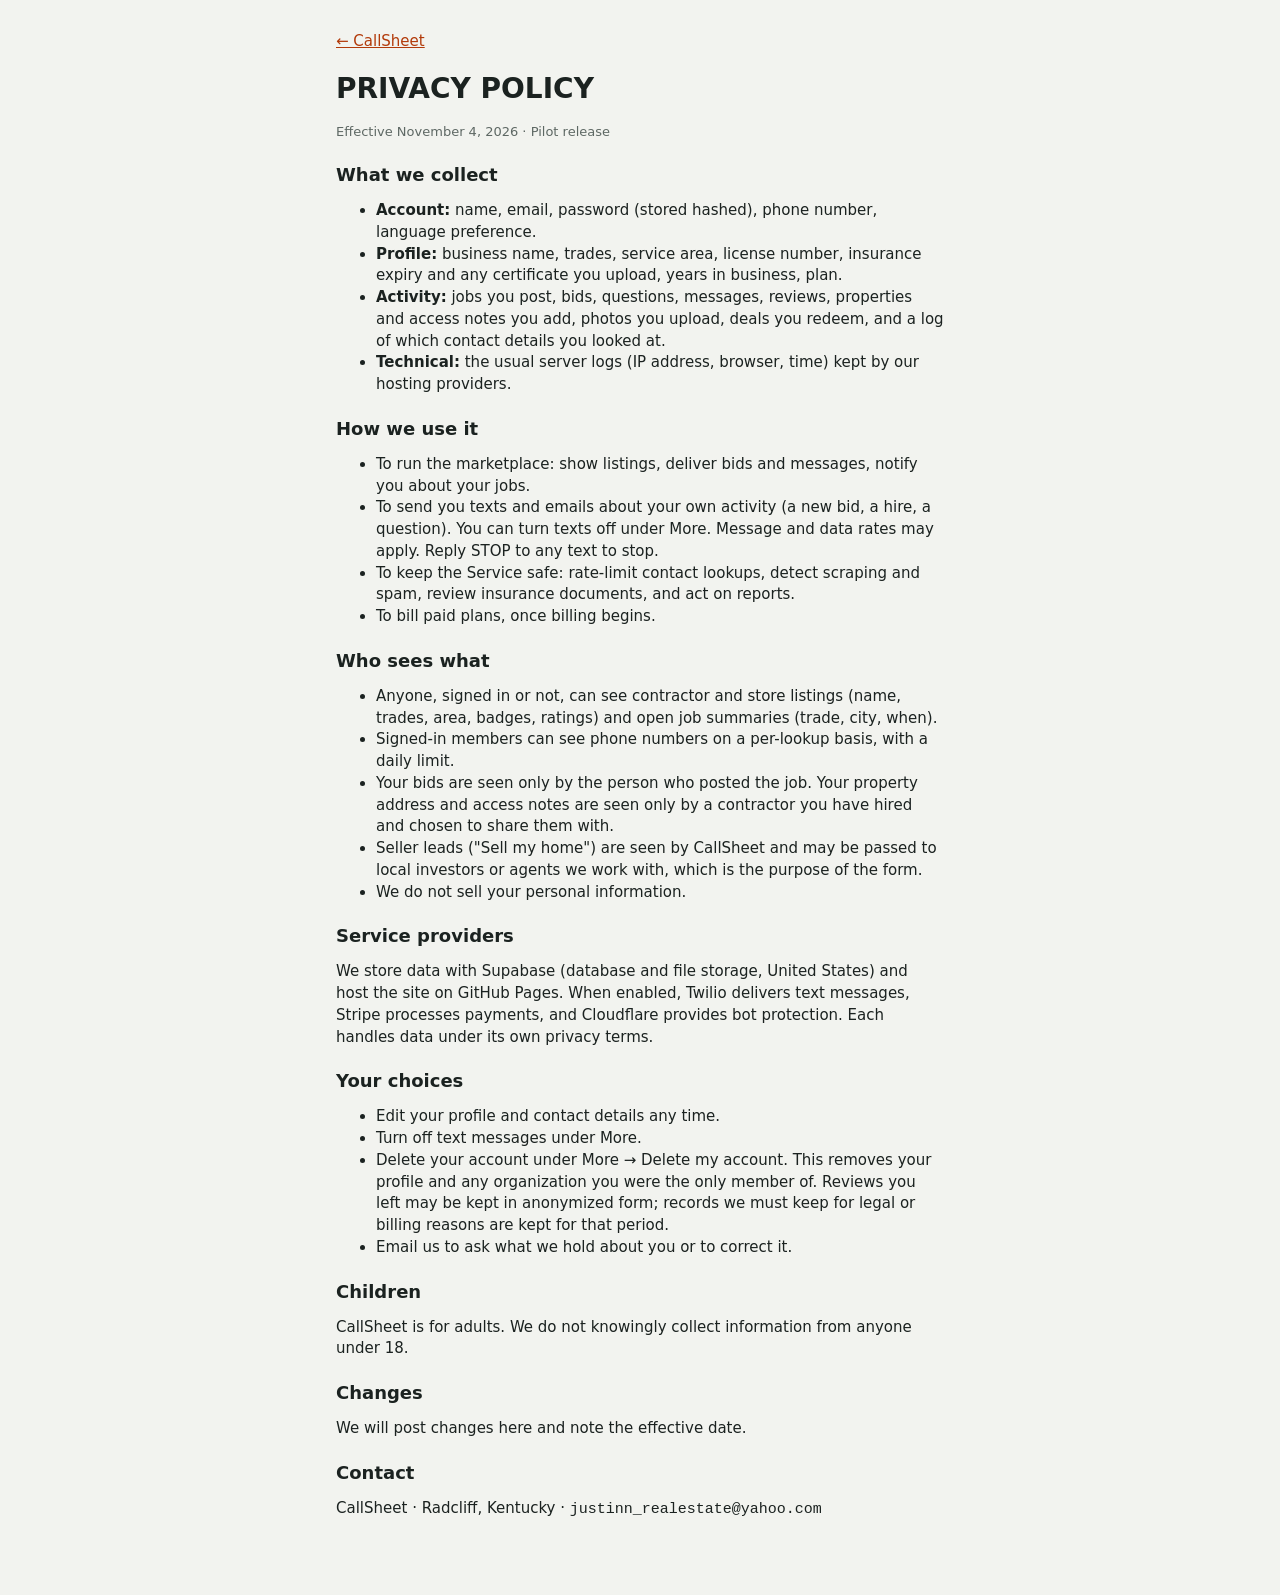
<file: privacy.html>
<!doctype html><html lang="en"><head><meta charset="utf-8"><meta name="viewport" content="width=device-width,initial-scale=1"><title>CallSheet Privacy Policy</title><link rel="stylesheet" href="app.css"><style>main{max-width:640px;margin:0 auto;padding:16px 16px 60px}h1{font:800 28px var(--f-display);font-stretch:80%;text-transform:uppercase}h2{font:800 18px var(--f-display);font-stretch:80%;margin:22px 0 6px}p,li{font-size:15px}a{color:var(--accent)}</style></head><body><main>
<p><a href="/">← CallSheet</a></p>
<h1>Privacy Policy</h1>
<p class="meta">Effective November 4, 2026 · Pilot release</p>
<h2>What we collect</h2>
<ul><li><strong>Account:</strong> name, email, password (stored hashed), phone number, language preference.</li>
<li><strong>Profile:</strong> business name, trades, service area, license number, insurance expiry and any certificate you upload, years in business, plan.</li>
<li><strong>Activity:</strong> jobs you post, bids, questions, messages, reviews, properties and access notes you add, photos you upload, deals you redeem, and a log of which contact details you looked at.</li>
<li><strong>Technical:</strong> the usual server logs (IP address, browser, time) kept by our hosting providers.</li></ul>
<h2>How we use it</h2>
<ul><li>To run the marketplace: show listings, deliver bids and messages, notify you about your jobs.</li>
<li>To send you texts and emails about your own activity (a new bid, a hire, a question). You can turn texts off under More. Message and data rates may apply. Reply STOP to any text to stop.</li>
<li>To keep the Service safe: rate-limit contact lookups, detect scraping and spam, review insurance documents, and act on reports.</li>
<li>To bill paid plans, once billing begins.</li></ul>
<h2>Who sees what</h2>
<ul><li>Anyone, signed in or not, can see contractor and store listings (name, trades, area, badges, ratings) and open job summaries (trade, city, when).</li>
<li>Signed-in members can see phone numbers on a per-lookup basis, with a daily limit.</li>
<li>Your bids are seen only by the person who posted the job. Your property address and access notes are seen only by a contractor you have hired and chosen to share them with.</li>
<li>Seller leads ("Sell my home") are seen by CallSheet and may be passed to local investors or agents we work with, which is the purpose of the form.</li>
<li>We do not sell your personal information.</li></ul>
<h2>Service providers</h2>
<p>We store data with Supabase (database and file storage, United States) and host the site on GitHub Pages. When enabled, Twilio delivers text messages, Stripe processes payments, and Cloudflare provides bot protection. Each handles data under its own privacy terms.</p>
<h2>Your choices</h2>
<ul><li>Edit your profile and contact details any time.</li>
<li>Turn off text messages under More.</li>
<li>Delete your account under More → Delete my account. This removes your profile and any organization you were the only member of. Reviews you left may be kept in anonymized form; records we must keep for legal or billing reasons are kept for that period.</li>
<li>Email us to ask what we hold about you or to correct it.</li></ul>
<h2>Children</h2>
<p>CallSheet is for adults. We do not knowingly collect information from anyone under 18.</p>
<h2>Changes</h2>
<p>We will post changes here and note the effective date.</p>
<h2>Contact</h2>
<p>CallSheet · Radcliff, Kentucky · <span class="mono">justinn_realestate@yahoo.com</span></p>
</main></body></html>
</file>
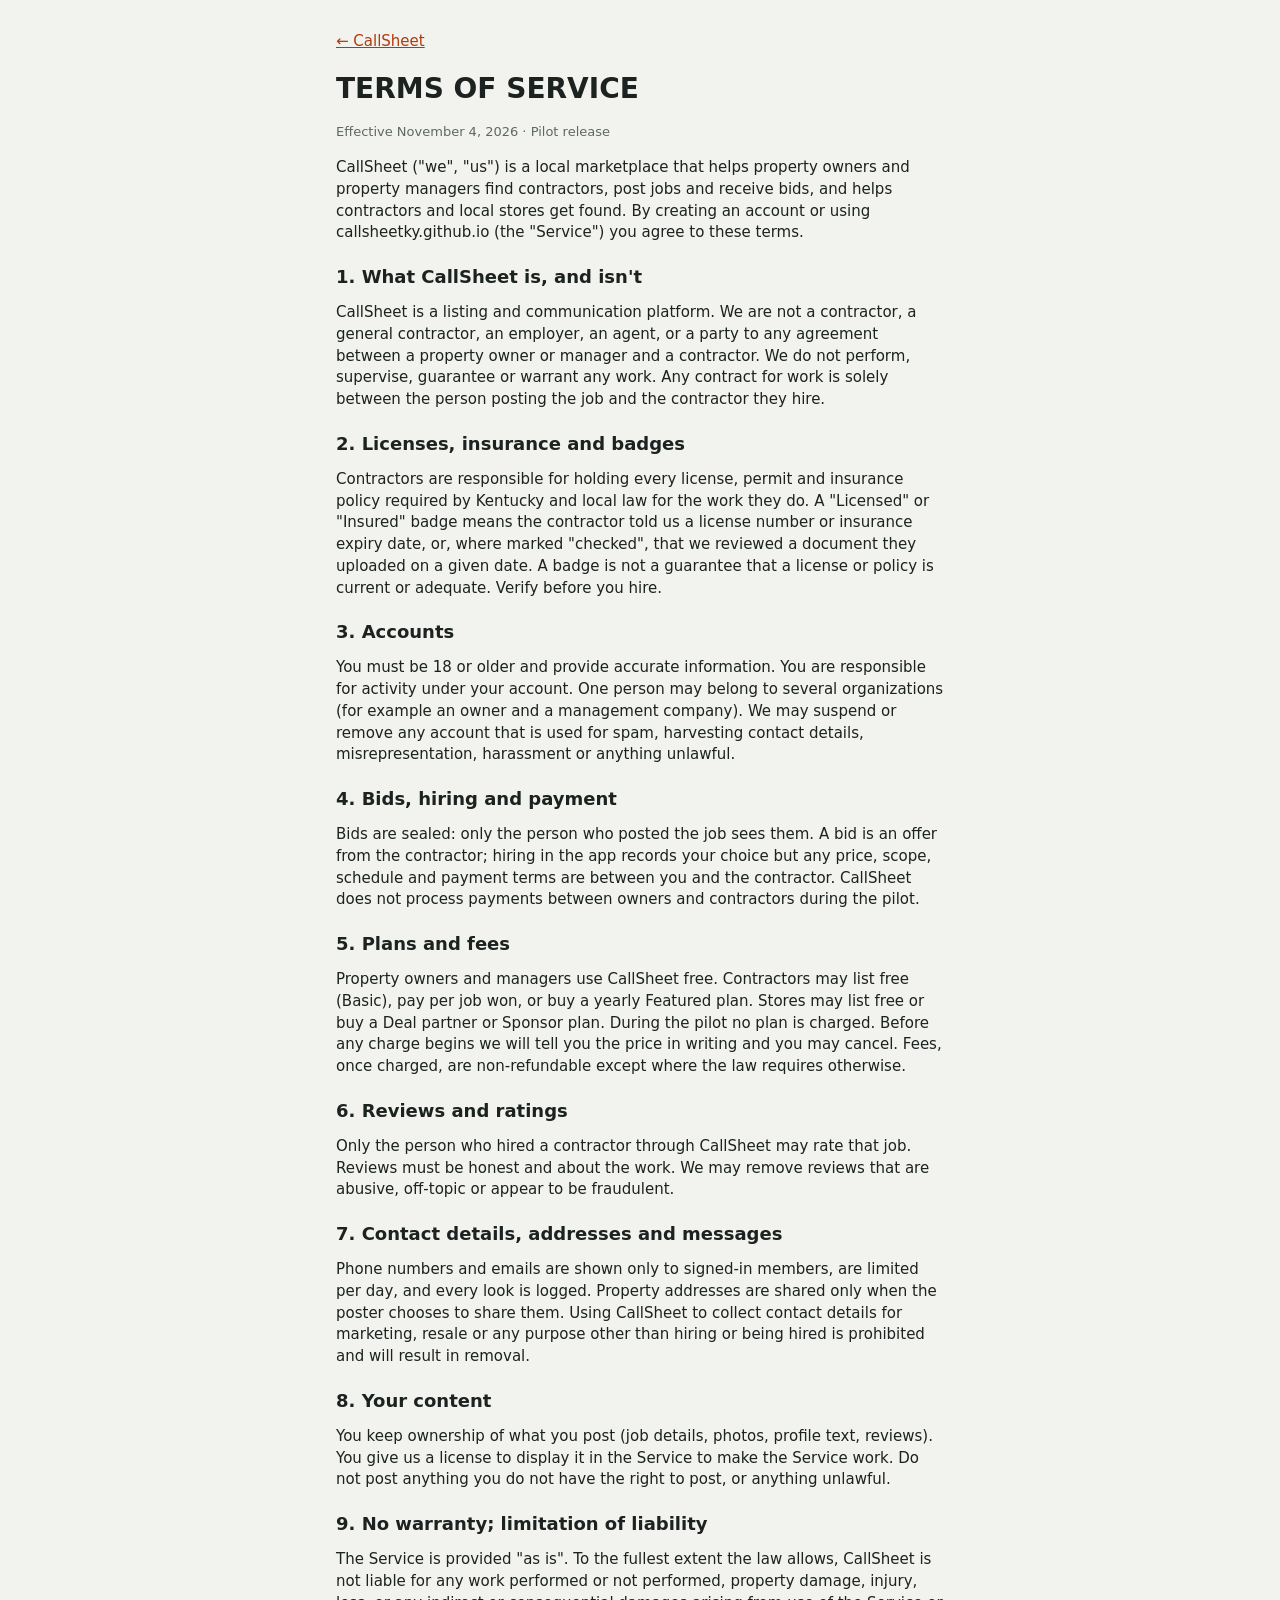
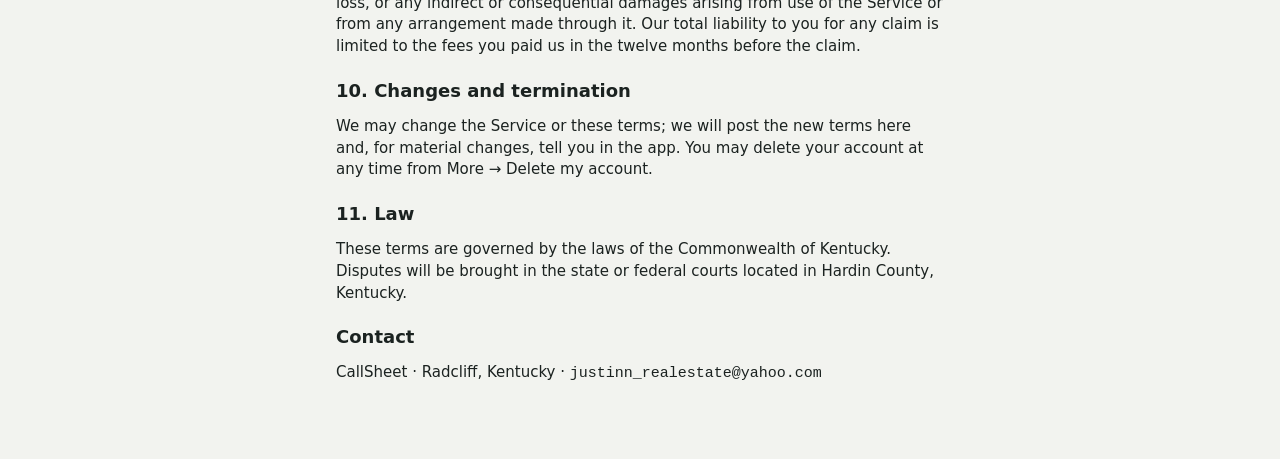
<file: terms.html>
<!doctype html><html lang="en"><head><meta charset="utf-8"><meta name="viewport" content="width=device-width,initial-scale=1"><title>CallSheet Terms of Service</title><link rel="stylesheet" href="app.css"><style>main{max-width:640px;margin:0 auto;padding:16px 16px 60px}h1{font:800 28px var(--f-display);font-stretch:80%;text-transform:uppercase}h2{font:800 18px var(--f-display);font-stretch:80%;margin:22px 0 6px}p,li{font-size:15px}a{color:var(--accent)}</style></head><body><main>
<p><a href="/">← CallSheet</a></p>
<h1>Terms of Service</h1>
<p class="meta">Effective November 4, 2026 · Pilot release</p>
<p>CallSheet ("we", "us") is a local marketplace that helps property owners and property managers find contractors, post jobs and receive bids, and helps contractors and local stores get found. By creating an account or using callsheetky.github.io (the "Service") you agree to these terms.</p>
<h2>1. What CallSheet is, and isn't</h2>
<p>CallSheet is a listing and communication platform. We are not a contractor, a general contractor, an employer, an agent, or a party to any agreement between a property owner or manager and a contractor. We do not perform, supervise, guarantee or warrant any work. Any contract for work is solely between the person posting the job and the contractor they hire.</p>
<h2>2. Licenses, insurance and badges</h2>
<p>Contractors are responsible for holding every license, permit and insurance policy required by Kentucky and local law for the work they do. A "Licensed" or "Insured" badge means the contractor told us a license number or insurance expiry date, or, where marked "checked", that we reviewed a document they uploaded on a given date. A badge is not a guarantee that a license or policy is current or adequate. Verify before you hire.</p>
<h2>3. Accounts</h2>
<p>You must be 18 or older and provide accurate information. You are responsible for activity under your account. One person may belong to several organizations (for example an owner and a management company). We may suspend or remove any account that is used for spam, harvesting contact details, misrepresentation, harassment or anything unlawful.</p>
<h2>4. Bids, hiring and payment</h2>
<p>Bids are sealed: only the person who posted the job sees them. A bid is an offer from the contractor; hiring in the app records your choice but any price, scope, schedule and payment terms are between you and the contractor. CallSheet does not process payments between owners and contractors during the pilot.</p>
<h2>5. Plans and fees</h2>
<p>Property owners and managers use CallSheet free. Contractors may list free (Basic), pay per job won, or buy a yearly Featured plan. Stores may list free or buy a Deal partner or Sponsor plan. During the pilot no plan is charged. Before any charge begins we will tell you the price in writing and you may cancel. Fees, once charged, are non-refundable except where the law requires otherwise.</p>
<h2>6. Reviews and ratings</h2>
<p>Only the person who hired a contractor through CallSheet may rate that job. Reviews must be honest and about the work. We may remove reviews that are abusive, off-topic or appear to be fraudulent.</p>
<h2>7. Contact details, addresses and messages</h2>
<p>Phone numbers and emails are shown only to signed-in members, are limited per day, and every look is logged. Property addresses are shared only when the poster chooses to share them. Using CallSheet to collect contact details for marketing, resale or any purpose other than hiring or being hired is prohibited and will result in removal.</p>
<h2>8. Your content</h2>
<p>You keep ownership of what you post (job details, photos, profile text, reviews). You give us a license to display it in the Service to make the Service work. Do not post anything you do not have the right to post, or anything unlawful.</p>
<h2>9. No warranty; limitation of liability</h2>
<p>The Service is provided "as is". To the fullest extent the law allows, CallSheet is not liable for any work performed or not performed, property damage, injury, loss, or any indirect or consequential damages arising from use of the Service or from any arrangement made through it. Our total liability to you for any claim is limited to the fees you paid us in the twelve months before the claim.</p>
<h2>10. Changes and termination</h2>
<p>We may change the Service or these terms; we will post the new terms here and, for material changes, tell you in the app. You may delete your account at any time from More → Delete my account.</p>
<h2>11. Law</h2>
<p>These terms are governed by the laws of the Commonwealth of Kentucky. Disputes will be brought in the state or federal courts located in Hardin County, Kentucky.</p>
<h2>Contact</h2>
<p>CallSheet · Radcliff, Kentucky · <span class="mono">justinn_realestate@yahoo.com</span></p>
</main></body></html>
</file>
<file: app.css>
:root{
  --bg:#F2F3EF; --surface:#FFFFFF; --ink:#1B2220; --muted:#5E6864; --line:#DCDFD8;
  --accent:#B23A0A; --accent-soft:#FBE7DC; --on-accent:#FFFFFF; --ok:#2F6B45; --ok-soft:#E1EFE5; --feat:#8A5A00; --feat-soft:#FBEFD2;
  --warn:#B42318; --warn-soft:#FDE6E3; --scrim:rgba(10,14,12,.5);
  --f-display:"Archivo",system-ui,sans-serif; --f-body:"Public Sans",system-ui,sans-serif; --f-mono:"IBM Plex Mono",ui-monospace,monospace;
  --r:10px; color-scheme:light;
}
@media (prefers-color-scheme:dark){:root{
  --bg:#141917; --surface:#1D2421; --ink:#ECEFEA; --muted:#A3ADA8; --line:#2E3733;
  --accent:#F08A4B; --accent-soft:#3A2418; --on-accent:#1B1F1D; --ok:#7FC79A; --ok-soft:#1C3326; --feat:#E8B54A; --feat-soft:#3A2E12;
  --warn:#FF8A7A; --warn-soft:#3B1C18; --scrim:rgba(0,0,0,.6); color-scheme:dark}}
*{box-sizing:border-box}
html,body{margin:0}
[hidden]{display:none!important}
body{background:var(--bg);color:var(--ink);font-family:var(--f-body);font-size:15px;line-height:1.45;padding-top:env(safe-area-inset-top,0px)}
img{max-width:100%}
.card,.sheet,.box,.tile,.empty,.qa,.quote,.title,.name,.sub,.meta{overflow-wrap:anywhere}
.app{max-width:640px;margin:0 auto;padding-left:max(16px,env(safe-area-inset-left,0px));padding-right:max(16px,env(safe-area-inset-right,0px));padding-block:0 110px}
header{position:sticky;top:env(safe-area-inset-top,0px);background:var(--bg);z-index:5;padding-block:12px 10px;display:flex;align-items:center;justify-content:space-between;gap:10px;flex-wrap:wrap;border-bottom:1px solid var(--line)}
.brand{font-family:var(--f-display);font-stretch:78%;font-weight:800;font-size:26px;letter-spacing:-.01em;margin:0;text-transform:uppercase}
.brand span{color:var(--accent)}
.help{width:36px;height:36px;border-radius:50%;border:1px solid var(--line);background:var(--surface);color:var(--muted);font:700 15px var(--f-display);cursor:pointer;position:relative}
.help .dot{position:absolute;top:-4px;right:-4px}
.roles{display:grid;gap:8px}
.roles button{text-align:left;display:grid;gap:2px;padding:12px 14px;border:1px solid var(--line);border-radius:var(--r);background:var(--surface);color:var(--ink);font:inherit;cursor:pointer}
.roles button strong{font:800 16px var(--f-display);font-stretch:80%}
.roles button span{font-size:13px;color:var(--muted)}
.geo{display:grid;grid-template-columns:repeat(3,minmax(0,1fr));gap:8px;margin-bottom:10px}
.geo select{min-width:0;width:100%;font-size:14px;padding:8px 6px}
@media (max-width:420px){.geo{grid-template-columns:1fr 1fr}.geo select:first-child{grid-column:1/-1}}
.next{border:2px solid var(--accent);background:var(--accent-soft);border-radius:var(--r);padding:12px 14px;display:grid;gap:4px}
.next .meta{color:var(--accent);font-weight:600;letter-spacing:.06em;text-transform:uppercase;font-size:11px}
.next strong{font:800 18px var(--f-display);font-stretch:80%}
details.fold{border-top:1px solid var(--line);padding-top:8px}
details.fold summary{cursor:pointer;font:600 12px var(--f-body);letter-spacing:.06em;text-transform:uppercase;color:var(--muted);list-style:none;display:flex;justify-content:space-between;align-items:center;min-height:36px}
details.fold summary::-webkit-details-marker{display:none}
details.fold summary::after{content:"+";font:700 16px var(--f-display);color:var(--muted)}
details.fold[open] summary::after{content:"–"}
details.fold>*:not(summary){margin-top:8px}
.needs{display:flex;gap:6px;flex-wrap:wrap;margin:0 0 10px}
.needs button{border:1px solid var(--accent);background:var(--accent-soft);color:var(--accent);font:600 13px var(--f-body);padding:7px 11px;border-radius:999px;cursor:pointer;min-height:36px}
.seg{display:flex;border:1px solid var(--line);border-radius:var(--r);overflow:hidden;background:var(--surface)}
.seg button{border:0;background:none;color:var(--muted);font:600 13px var(--f-body);padding:8px 11px;cursor:pointer;min-height:36px}
.seg button[aria-pressed="true"]{background:var(--ink);color:var(--bg)}
.seg.soft button[aria-pressed="true"]{background:var(--accent-soft);color:var(--accent)}
h2.view{font:800 24px var(--f-display);font-stretch:80%;text-transform:uppercase;margin:18px 0 4px}
.sub{color:var(--muted);font-size:14px;margin:0 0 12px;max-width:60ch}
.controls{display:grid;grid-template-columns:minmax(0,1fr);gap:10px;margin-bottom:6px}
.search{display:flex;gap:8px}
.search select{min-width:0;max-width:45%}
input,select,textarea{font:400 15px var(--f-body);padding:9px 10px;border:1px solid var(--line);border-radius:var(--r);background:var(--surface);color:var(--ink);max-width:100%}
.search input{flex:1;min-width:0}
.chips{display:flex;gap:6px;overflow-x:auto;padding-bottom:2px;scrollbar-width:none}
.chip{flex:none;border:1px solid var(--line);background:var(--surface);color:var(--ink);font:500 13px var(--f-body);padding:6px 12px;border-radius:999px;cursor:pointer;min-height:36px}
.chip[aria-pressed="true"]{background:var(--accent);border-color:var(--accent);color:var(--on-accent)}
.toggles{display:flex;gap:14px;flex-wrap:wrap;font-size:13px;color:var(--muted)}
.toggles label{display:flex;align-items:center;gap:6px;cursor:pointer;min-height:36px}
.count{font:600 12px var(--f-body);letter-spacing:.06em;text-transform:uppercase;color:var(--muted);margin:14px 0 8px}
.list{display:grid;gap:8px}
.card{background:var(--surface);border:1px solid var(--line);border-radius:var(--r);padding:12px 14px;text-align:left;font:inherit;color:inherit;width:100%;display:grid;gap:6px}
button.card{cursor:pointer}
.card.featured{border-color:var(--feat)}
.card.emerg{border-left:4px solid var(--warn)}
.row{display:grid;grid-template-columns:44px minmax(0,1fr) auto;gap:12px;align-items:center}
button:focus-visible,input:focus-visible,select:focus-visible,textarea:focus-visible,summary:focus-visible{outline:2px solid var(--accent);outline-offset:2px}
.mono{font-family:var(--f-mono)}
.avatar{width:44px;height:44px;border-radius:8px;background:var(--accent-soft);color:var(--accent);display:grid;place-items:center;font:800 16px var(--f-display);font-stretch:80%}
.name{font-weight:600;display:-webkit-box;-webkit-line-clamp:2;-webkit-box-orient:vertical;overflow:hidden}
.meta{font-size:13px;color:var(--muted)}
.badges{display:flex;gap:4px;flex-wrap:wrap}
.badge{font:600 11px var(--f-body);padding:2px 7px;border-radius:4px;background:var(--ok-soft);color:var(--ok);white-space:nowrap}
.badge.feat{background:var(--feat-soft);color:var(--feat)}
.badge.plain{background:var(--bg);color:var(--muted)}
.badge.warn{background:var(--warn-soft);color:var(--warn)}
.badge.acc{background:var(--accent-soft);color:var(--accent)}
.stat{text-align:right;font-variant-numeric:tabular-nums}
.stat b{display:block;font:800 20px var(--f-display);font-stretch:80%}
.stat small{font-size:11px;color:var(--muted);line-height:1.2;display:block;max-width:64px}
.top{display:flex;justify-content:space-between;gap:10px;align-items:baseline}
.title{font-weight:600;min-width:0}
.amt{font:800 17px var(--f-display);font-stretch:80%;white-space:nowrap;font-variant-numeric:tabular-nums}
.empty{padding:28px 12px;text-align:center;color:var(--muted);background:var(--surface);border:1px dashed var(--line);border-radius:var(--r)}
.bar{display:flex;gap:10px;justify-content:space-between;align-items:center;flex-wrap:wrap;margin:8px 0}
.btn{border:1px solid var(--ink);background:var(--ink);color:var(--bg);font:600 14px var(--f-body);padding:10px 14px;border-radius:var(--r);cursor:pointer}
.btn.ghost{background:none;color:var(--ink);border-color:var(--line)}
.btn.accent{background:var(--accent);border-color:var(--accent);color:var(--on-accent)}
.btn.on{background:var(--ok);border-color:var(--ok);color:var(--on-accent)}
.btn.sm{padding:6px 10px;font-size:13px;min-height:36px}
.btn[disabled]{opacity:.5;cursor:wait}
select{min-height:36px}
.linkbtn{border:0;background:none;color:inherit;font:inherit;font-weight:600;text-align:left;padding:8px 0;cursor:pointer;min-height:36px}
.actions{display:flex;gap:8px;flex-wrap:wrap}
.thumbs{display:flex;gap:6px;flex-wrap:wrap}
.thumbs img{width:72px;height:72px;object-fit:cover;border-radius:6px;border:1px solid var(--line)}
nav.bottom{position:fixed;left:0;right:0;bottom:0;z-index:10;background:var(--surface);border-top:1px solid var(--line);padding:6px max(8px,env(safe-area-inset-right,0px)) calc(6px + env(safe-area-inset-bottom,0px)) max(8px,env(safe-area-inset-left,0px))}
nav.bottom .inner{max-width:640px;margin:0 auto;display:flex;justify-content:space-around;gap:4px}
nav.bottom button{flex:1;border:0;background:none;color:var(--muted);font:600 12px var(--f-body);padding:8px 4px;border-radius:8px;cursor:pointer;display:grid;justify-items:center;gap:2px;min-width:0}
nav.bottom button svg{width:20px;height:20px;stroke:currentColor;fill:none;stroke-width:1.8}
nav.bottom button[aria-current="page"]{color:var(--accent);background:var(--accent-soft)}
.dot{display:inline-block;min-width:16px;padding:0 4px;border-radius:8px;background:var(--accent);color:var(--on-accent);font-size:10px;line-height:16px}
.scrim{position:fixed;inset:0;background:var(--scrim);z-index:20;display:flex;align-items:flex-end;justify-content:center}
.sheet{background:var(--surface);color:var(--ink);width:100%;max-width:640px;max-height:90%;overflow:auto;border-radius:16px 16px 0 0;padding:16px 16px calc(24px + env(safe-area-inset-bottom,0px));display:grid;gap:14px}
.sheet h3{font-family:var(--f-display);font-stretch:80%;font-weight:800;font-size:26px;margin:0;text-wrap:balance}
.sheet .close{justify-self:end;border:0;background:var(--bg);color:var(--ink);border-radius:999px;padding:8px 14px;min-height:36px;font:600 13px var(--f-body);cursor:pointer}
.facts{display:grid;grid-template-columns:auto minmax(0,1fr);gap:6px 14px;font-size:14px;margin:0}
.facts dt{color:var(--muted)}
.facts dd{margin:0;display:flex;flex-wrap:wrap;gap:4px 8px;align-items:center}
.pills{display:flex;flex-wrap:wrap;gap:6px;padding:0;margin:0;list-style:none}
.pills li{font-size:13px;border:1px solid var(--line);border-radius:6px;padding:3px 8px}
.quote{font-size:14px;border-left:3px solid var(--line);padding-left:10px;color:var(--muted);margin:0}
.sec{font:600 12px var(--f-body);letter-spacing:.06em;text-transform:uppercase;color:var(--muted);margin:6px 0 -4px}
.box{border:1px solid var(--line);border-radius:var(--r);padding:10px 12px;display:grid;gap:4px}
.box.won{border-color:var(--ok);background:var(--ok-soft)}
.box.lost{opacity:.65}
.box.callout{background:var(--feat-soft);border-color:var(--feat)}
.box.warnbox{background:var(--warn-soft);border-color:var(--warn)}
form.stack{display:grid;gap:10px}
form.stack label{display:grid;gap:4px;font-size:13px;font-weight:600}
form.stack input,form.stack select,form.stack textarea{background:var(--bg);width:100%}
form.stack textarea{min-height:76px;resize:vertical}
.check,form.stack .check{display:flex;align-items:center;gap:8px;font-weight:500;min-height:36px}
form.stack .check input{width:auto}
.two{display:grid;grid-template-columns:1fr 1fr;gap:10px}
.two>label{align-content:end}
.checks{display:grid;gap:2px;max-height:200px;overflow:auto;border:1px solid var(--line);border-radius:var(--r);padding:8px 10px;background:var(--bg)}
.checks label,form.stack .checks label{display:flex;gap:8px;align-items:center;font-weight:500;font-size:14px;min-height:32px}
.checks input,form.stack .checks input{width:auto;margin:0}
.err{color:var(--warn);font-size:13px;margin:0}
.qa{display:grid;gap:2px;font-size:14px}
.qa .a{color:var(--muted)}
.plans{display:grid;gap:12px;grid-template-columns:repeat(auto-fit,minmax(200px,1fr))}
.plan{background:var(--surface);border:1px solid var(--line);border-radius:var(--r);padding:16px;display:grid;gap:8px;align-content:start}
.plan.pick{border:2px solid var(--accent)}
.plan h4{margin:0;font:800 20px var(--f-display);font-stretch:80%;text-transform:uppercase}
.price{font:800 32px var(--f-display);font-stretch:80%;font-variant-numeric:tabular-nums}
.price small{font:500 14px var(--f-body);color:var(--muted)}
.plan ul{margin:0;padding-left:18px;font-size:14px}
.tiles{display:grid;grid-template-columns:repeat(auto-fit,minmax(140px,1fr));gap:8px}
.tile{background:var(--surface);border:1px solid var(--line);border-radius:var(--r);padding:12px}
.tile b{display:block;font:800 28px var(--f-display);font-stretch:80%;font-variant-numeric:tabular-nums}
.tile span{font-size:12.5px;color:var(--muted)}
.tablewrap{overflow-x:auto;background:var(--surface);border:1px solid var(--line);border-radius:var(--r)}
table{border-collapse:collapse;width:100%;font-size:14px;font-variant-numeric:tabular-nums}
th,td{padding:8px 10px;text-align:left;border-bottom:1px solid var(--line);white-space:nowrap}
th{font:600 11.5px var(--f-body);letter-spacing:.05em;text-transform:uppercase;color:var(--muted)}
td.n,th.n{text-align:right}
tr:last-child td{border-bottom:0}
.toast{position:fixed;left:50%;bottom:calc(84px + env(safe-area-inset-bottom,0px));transform:translateX(-50%);background:var(--ink);color:var(--bg);padding:10px 16px;border-radius:999px;font-weight:600;font-size:14px;z-index:30;max-width:calc(100% - 32px)}
.auth{max-width:420px;margin:32px auto;display:grid;gap:14px}
.auth h2{font:800 30px var(--f-display);font-stretch:80%;margin:0;text-wrap:balance}
.hero{font-size:15px;color:var(--muted);margin:0}
.qr{display:grid;place-items:center;background:#fff;padding:12px;border-radius:var(--r);border:1px solid var(--line)}
.code{font:800 28px var(--f-mono);letter-spacing:.12em;text-align:center}
.tip{border-left:4px solid var(--feat);background:var(--feat-soft);border-radius:var(--r);padding:10px 12px;display:grid;gap:2px;margin:0 0 12px}
.tip strong{font:800 15px var(--f-display);font-stretch:80%}
@media (prefers-reduced-motion:no-preference){.sheet{animation:up .18s ease-out}@keyframes up{from{transform:translateY(24px);opacity:.6}}}
@media (max-width:420px){.brand{font-size:22px}}
.place{position:relative}
.place input[type=search]{flex:1;min-width:0}
.place .sugg{position:absolute;left:0;right:0;top:100%;z-index:15;background:var(--surface);border:1px solid var(--line);border-radius:var(--r);box-shadow:0 8px 24px rgba(0,0,0,.12);display:grid;max-height:260px;overflow:auto}
.place .sugg button{border:0;background:none;text-align:left;padding:10px 12px;font:500 14px var(--f-body);color:var(--ink);cursor:pointer;border-bottom:1px solid var(--line);min-height:40px}
.place .sugg button:last-child{border-bottom:0}
.place .sugg button:hover,.place .sugg button:focus{background:var(--accent-soft)}
img.avatar{object-fit:cover;display:block}
/* launch pack: thumbnails on job cards, checklists */
.card.hasthumb{grid-template-columns:64px minmax(0,1fr);grid-auto-flow:dense}
.card.hasthumb>.thumb{grid-row:1/span 3;width:64px;height:64px;object-fit:cover;border-radius:8px;border:1px solid var(--line);align-self:start}
.card.hasthumb>.top,.card.hasthumb>.meta,.card.hasthumb>.badges{grid-column:2}
.ckrow{display:flex;align-items:center;gap:10px;border:0;background:none;font:inherit;color:inherit;text-align:left;padding:6px 0;min-height:36px;cursor:pointer;width:100%}
.ckrow.done{color:var(--muted);text-decoration:line-through;cursor:default}
.ckbox{width:22px;height:22px;border:2px solid var(--ink);border-radius:6px;display:grid;place-items:center;font-size:14px;flex:none}
.ckrow.done .ckbox{border-color:var(--muted);background:var(--muted);color:var(--bg)}
.box table{font-size:13px}
details.fold summary.q{color:var(--ink);text-transform:none;letter-spacing:0;font-size:14px}
table.cmp th,table.cmp td{padding:6px 5px;font-size:13px}table.cmp th{font-size:11px;letter-spacing:.03em}
form#emf{flex-wrap:wrap}form#emf input{flex:1 1 150px;min-width:0}
/* launch pack 2 */
.sparks{display:grid;gap:8px;margin-top:12px}.spark svg{width:100%;height:34px;fill:var(--accent);display:block;margin-top:2px}
table.team td:last-child{white-space:normal}table.team td .btn{margin:2px 4px 2px 0}
</file>
